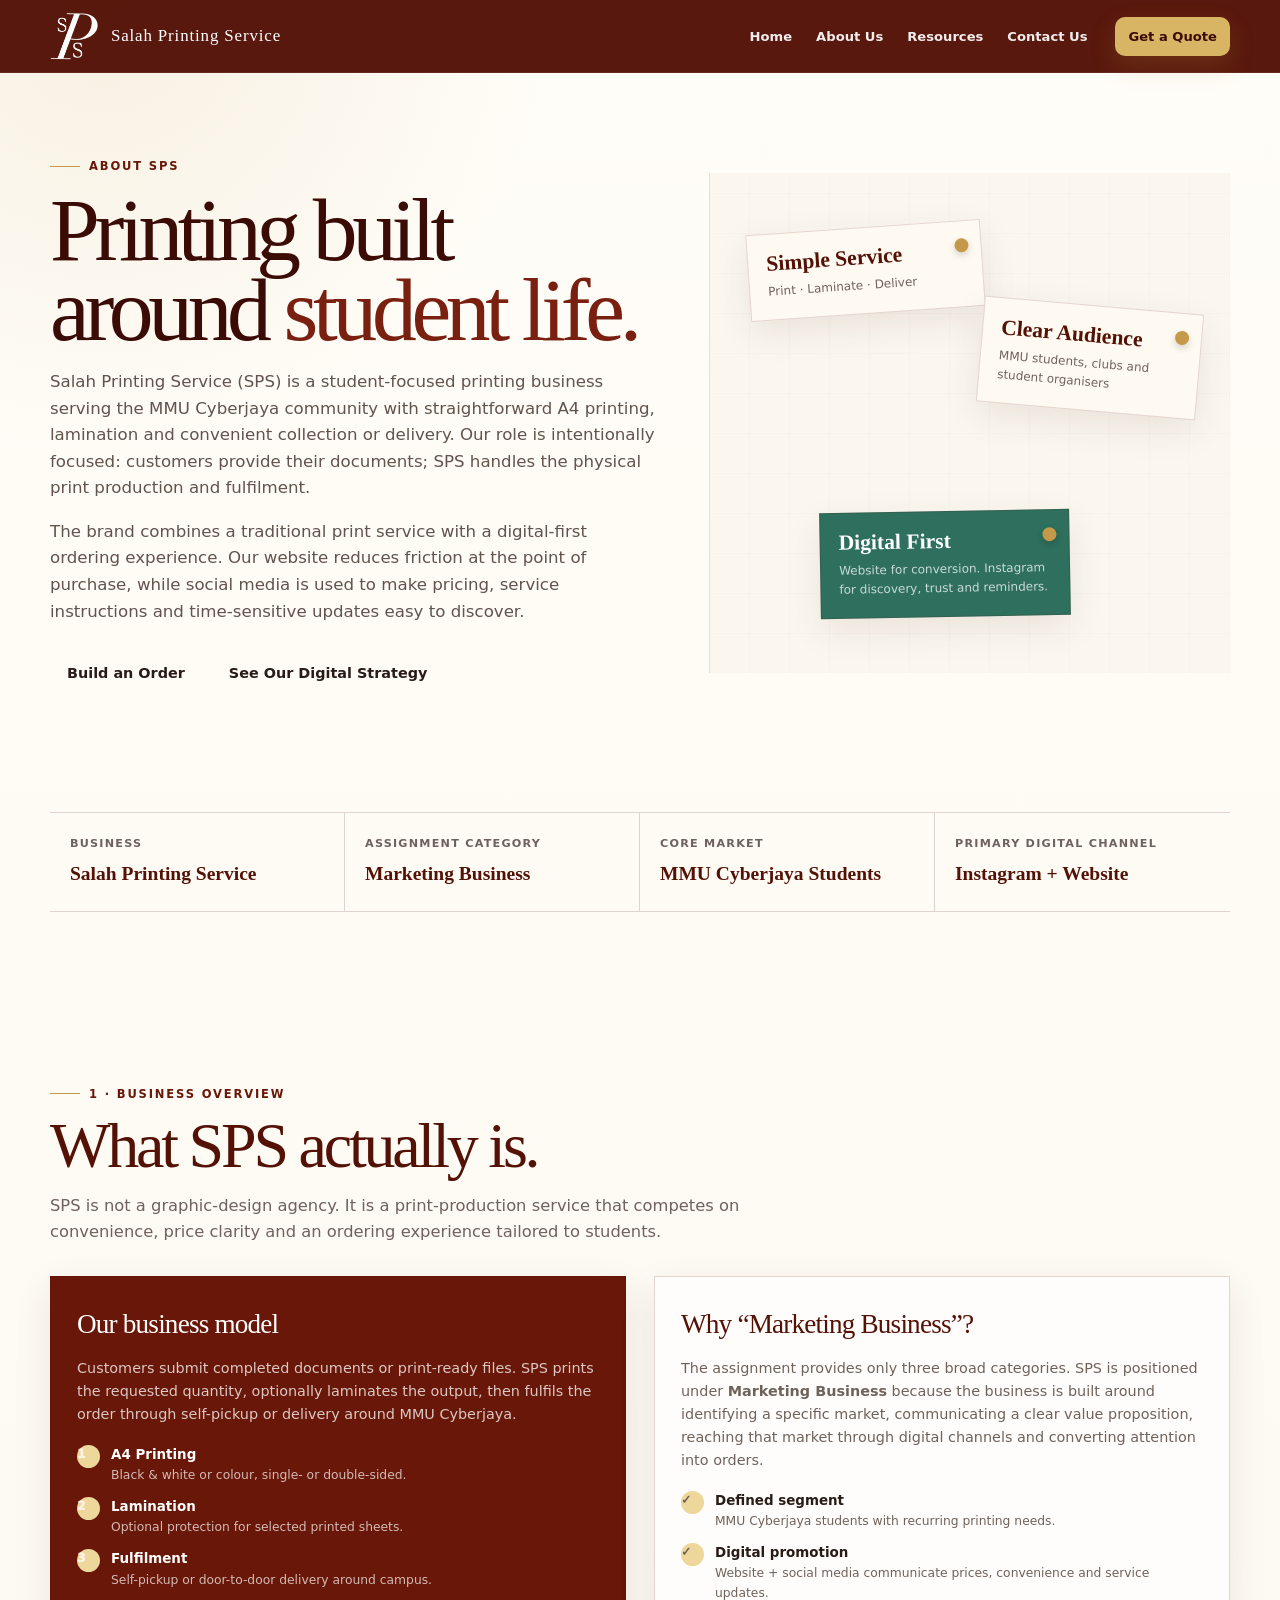
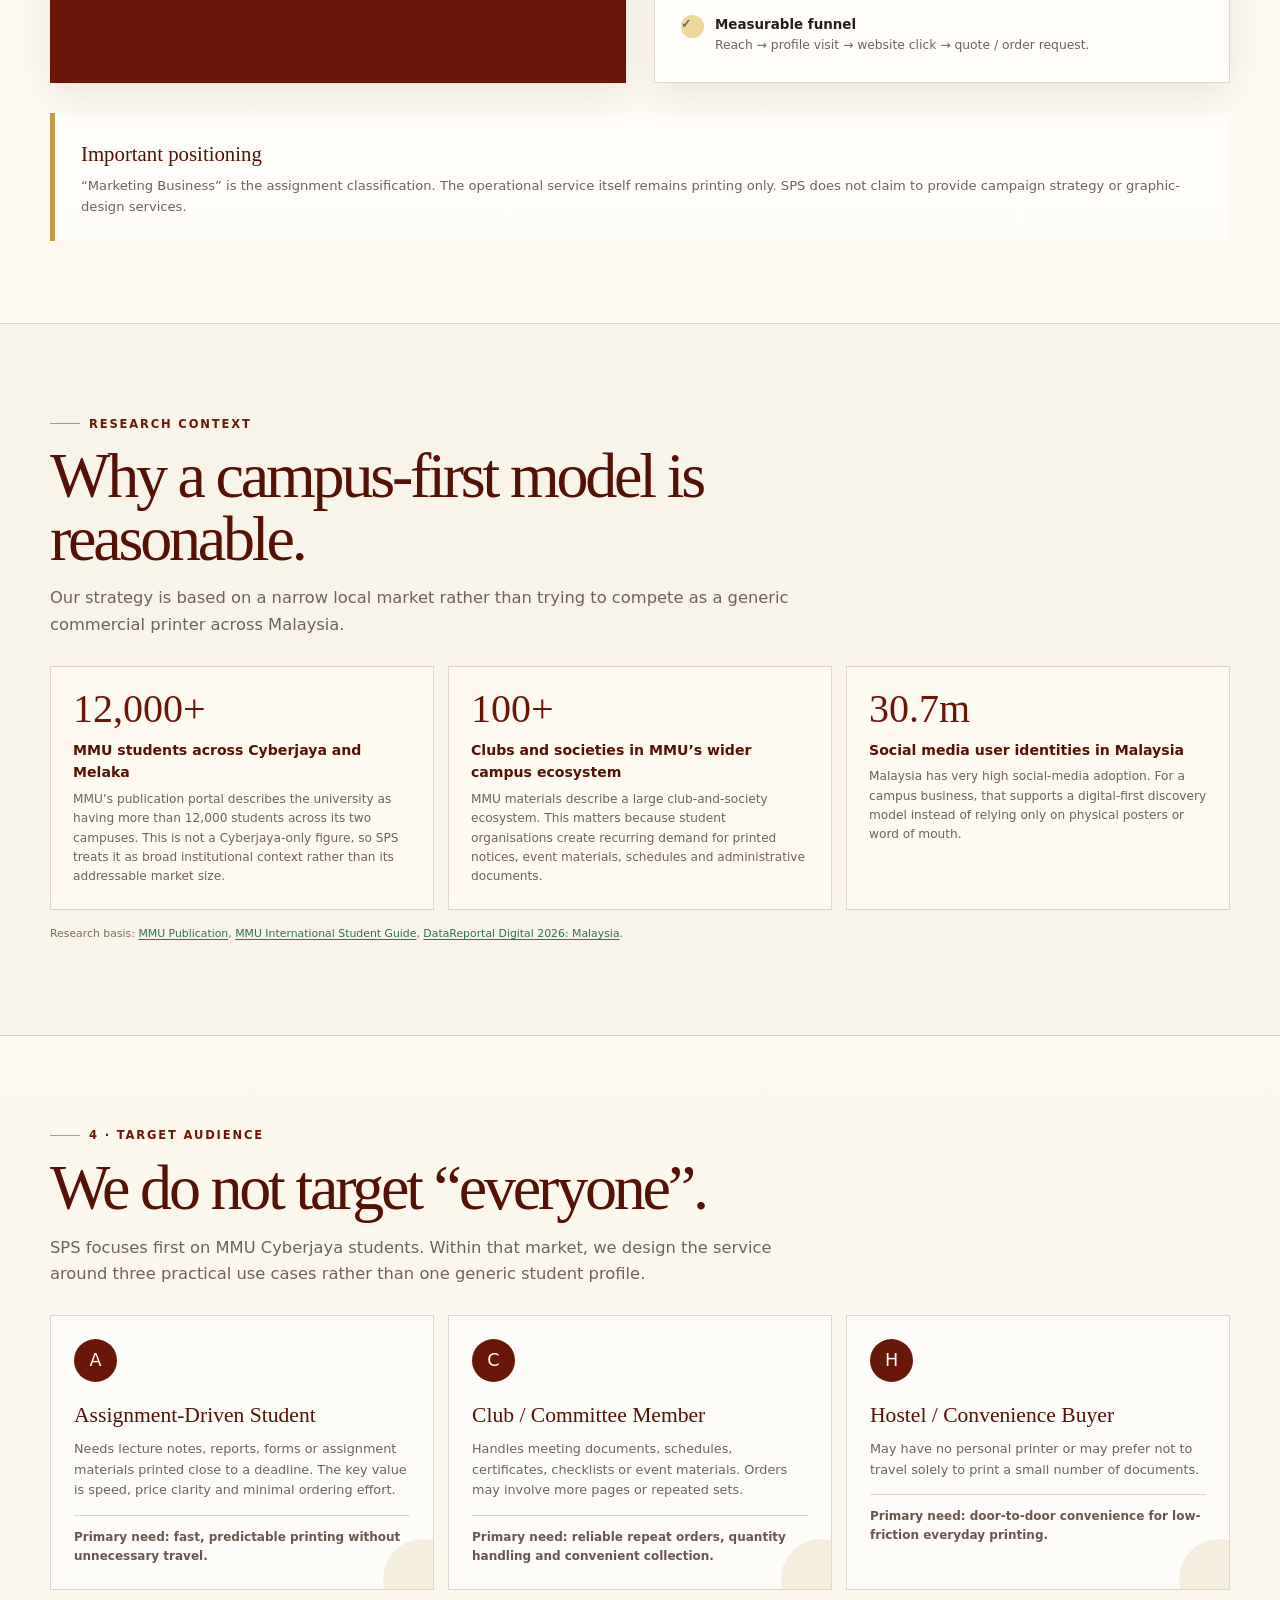
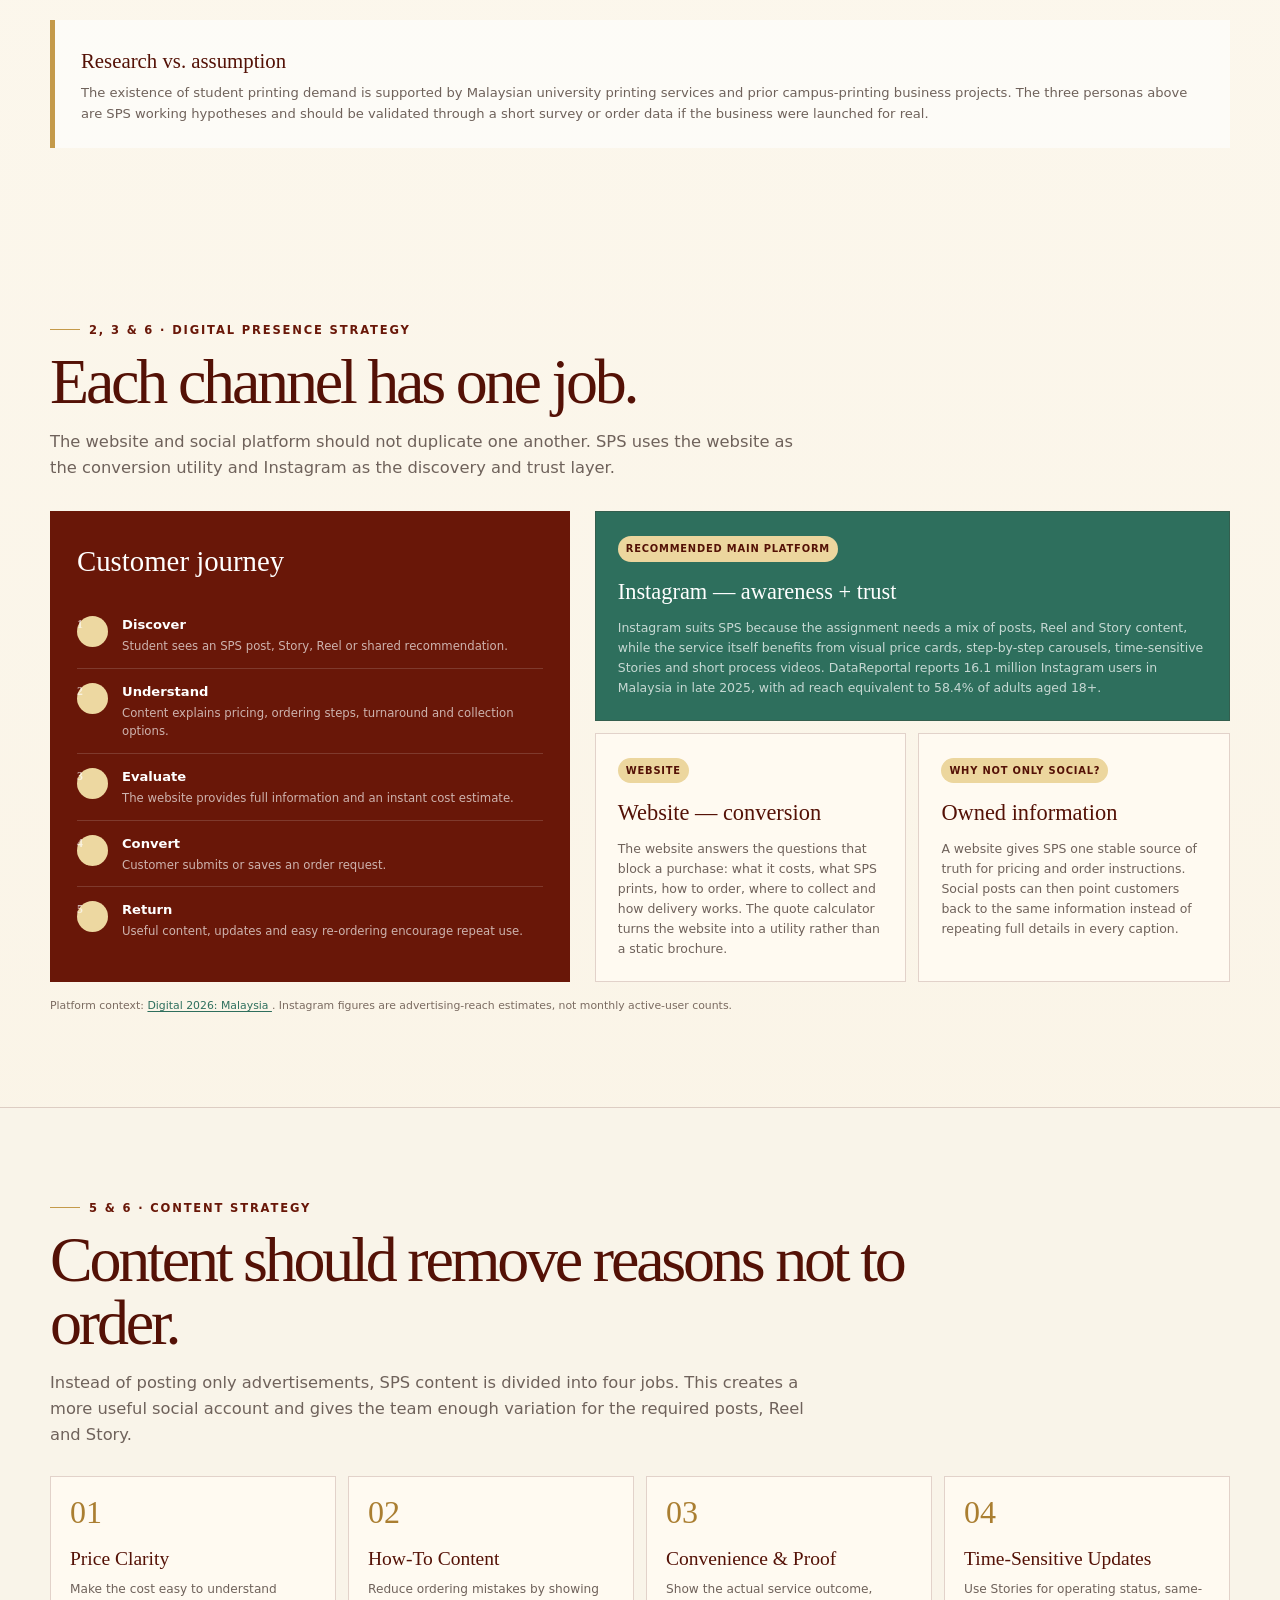
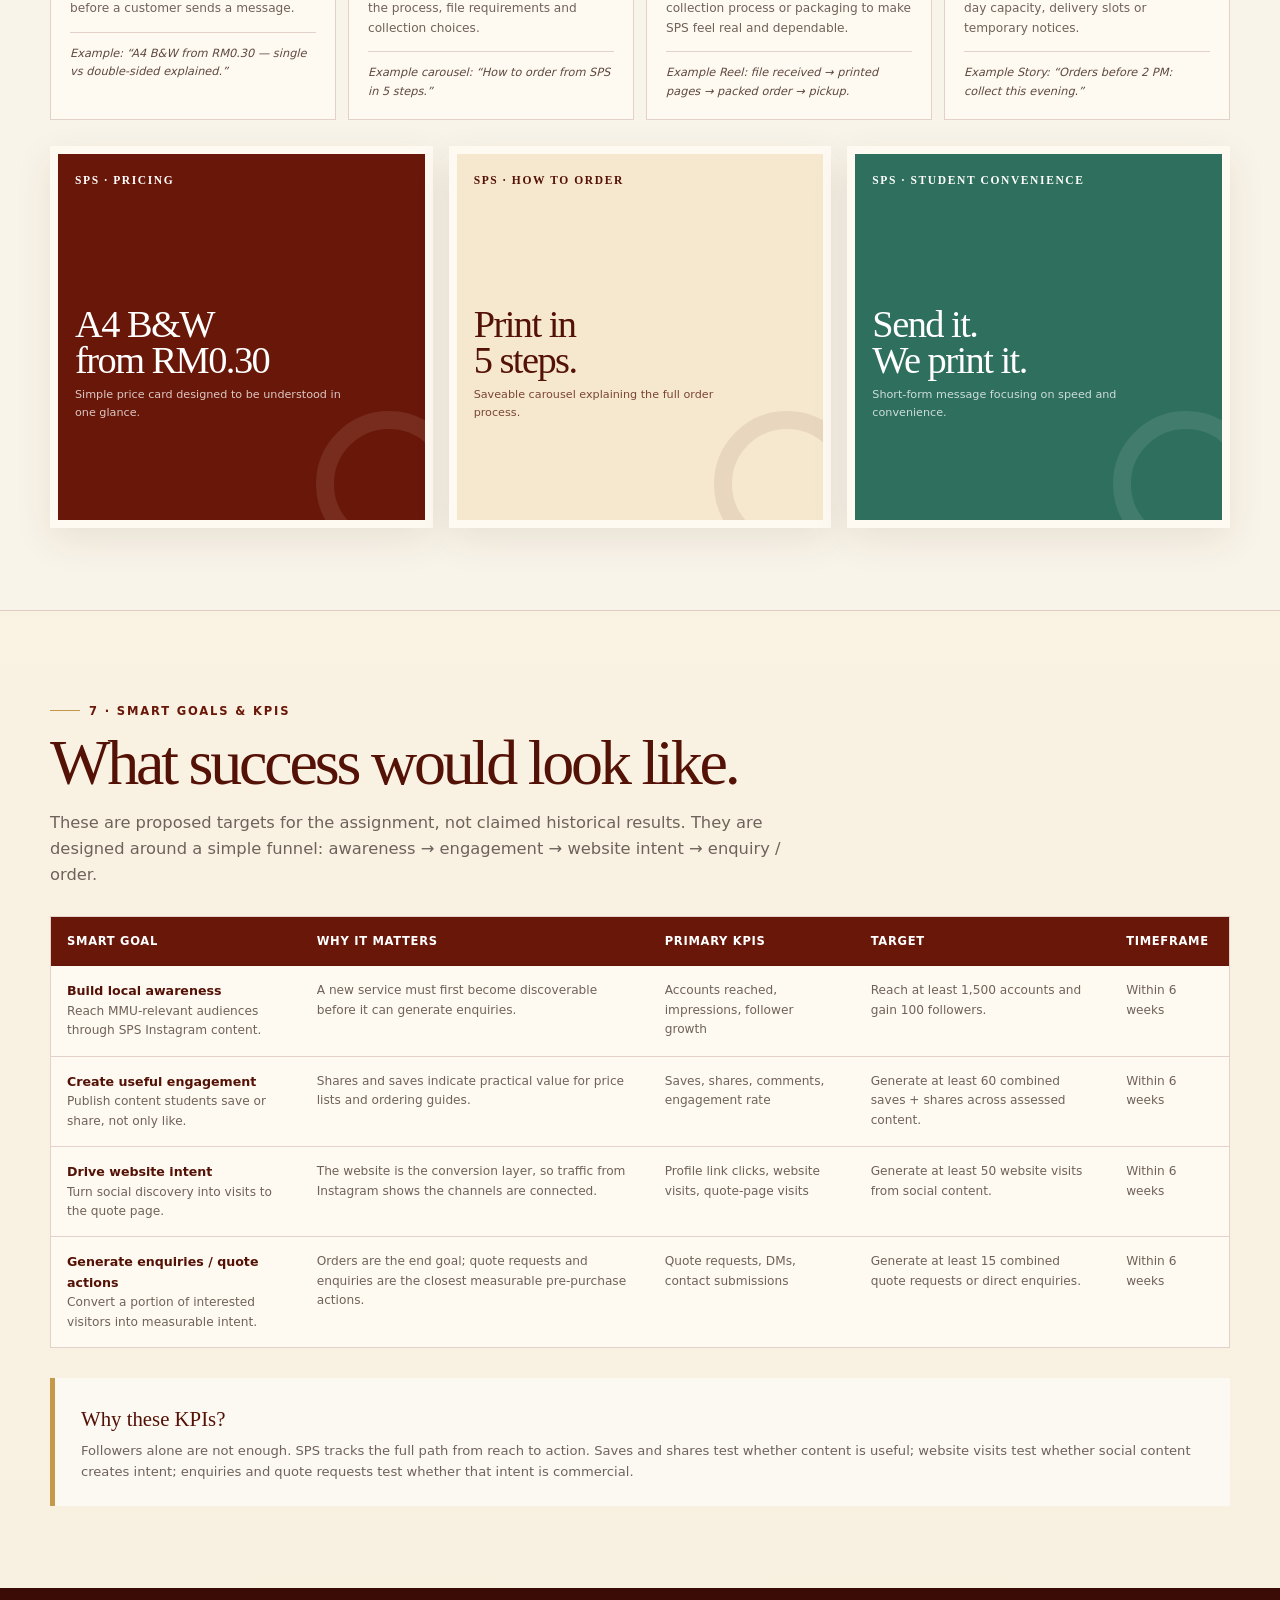
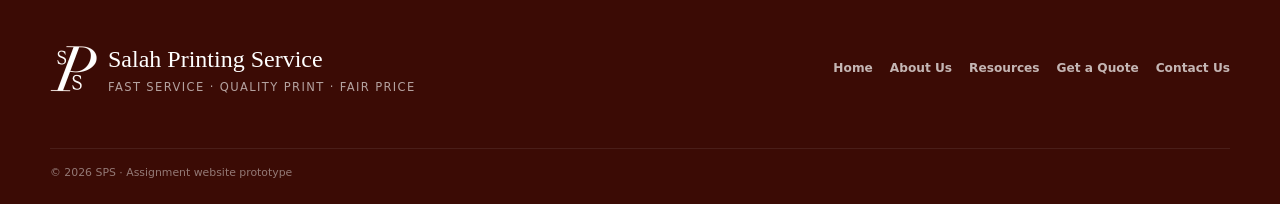
<file: about.html>
<!doctype html>
<html lang="en">
<head>
  <meta charset="utf-8" />
  <meta name="viewport" content="width=device-width, initial-scale=1" />
  <meta
    name="description"
    content="About SPS — Salah Printing Service. Business overview, audience, digital strategy, social media approach and measurable goals."
  />
  <title>About Us — SPS | Salah Printing Service</title>

  <style>
    :root {
      --maroon-950: #3b0b05;
      --maroon-900: #541106;
      --maroon-800: #691708;
      --maroon-700: #7a2011;
      --cream-50: #fffdf7;
      --cream-100: #f8f0df;
      --cream-150: #f2e6d0;
      --cream-200: #e8d7ba;
      --gold-500: #c49a4a;
      --gold-600: #aa7e31;
      --green-700: #2e6f5d;
      --green-800: #245848;
      --ink: #291c18;
      --muted: #6f625b;
      --line: rgba(84, 17, 6, 0.17);
      --white: #fff;
      --shadow: 0 22px 70px rgba(58, 23, 10, 0.14);
      --shadow-soft: 0 12px 36px rgba(58, 23, 10, 0.09);
      --max: 1180px;
      --serif: Georgia, "Times New Roman", Times, serif;
      --sans: Inter, ui-sans-serif, system-ui, -apple-system, BlinkMacSystemFont, "Segoe UI", sans-serif;
    }

    * { box-sizing: border-box; }
    html { scroll-behavior: smooth; }

    body {
      margin: 0;
      color: var(--ink);
      background:
        radial-gradient(circle at 8% 0%, rgba(196,154,74,.13), transparent 28rem),
        linear-gradient(180deg, #fffdf8 0%, #f8f0df 100%);
      font-family: var(--sans);
      line-height: 1.6;
    }

    a { color: inherit; text-decoration: none; }
    button { font: inherit; cursor: pointer; }
    .container { width: min(calc(100% - 36px), var(--max)); margin-inline: auto; }

   /* ---------------- NAV ---------------- */
    .topbar {
      position: sticky;
      top: 0;
      z-index: 80;
      background: rgba(84, 17, 6, 0.97);
      color: #fff;
      border-bottom: 1px solid rgba(255, 255, 255, 0.08);
      backdrop-filter: blur(16px);
    }

    .nav {
      min-height: 72px;
      display: flex;
      align-items: center;
      gap: 28px;
    }

    .brand {
      min-width: 115px;
      display: inline-flex;
      align-items: center;
      gap: 12px;
      color: #fff;
    }

    .monogram {
      position: relative;
      width: 47px;
      height: 48px;
      flex: 0 0 auto;
      font-family: var(--serif);
      color: #fff;
    }

    .monogram .p {
      position: absolute;
      left: 16px;
      top: -8px;
      font-size: 4.1rem;
      line-height: 1;
      font-style: italic;
    }

    .monogram .s1,
    .monogram .s2 {
      position: absolute;
      left: 5px;
      font-size: 1.05rem;
      font-style: italic;
      z-index: 2;
    }

    .monogram .s1 {
      top: 3px;
    }

    .monogram .s2 {
      bottom: 3px;
      left: 35px;
    }

    .brand-logo-image {
      height: 48px;
      width: auto;
      display: block;
      object-fit: contain;
      flex: 0 0 auto;
    }

    .brand-name {
      display: none;
      font-family: var(--serif);
      letter-spacing: 0.05em;
      font-size: 1.06rem;
    }

    .nav-links {
      margin-left: auto;
      display: flex;
      align-items: center;
      gap: 24px;
      font-size: 0.82rem;
      font-weight: 700;
    }

    .nav-links a {
      opacity: 0.92;
    }

    .nav-links a:hover {
      color: #f1d891;
      opacity: 1;
    }

    .nav-actions {
      display: flex;
      align-items: center;
      gap: 9px;
    }

    .menu-btn {
      display: none;
      border: 1px solid rgba(255, 255, 255, 0.25);
      background: rgba(255, 255, 255, 0.08);
      color: white;
      width: 43px;
      height: 43px;
      border-radius: 10px;
      font-size: 1.25rem;
    }

    .section { padding: 82px 0; }

    .kicker {
      display: inline-flex;
      align-items: center;
      gap: 9px;
      color: var(--maroon-800);
      text-transform: uppercase;
      letter-spacing: .16em;
      font-size: .72rem;
      font-weight: 900;
    }

    .kicker::before {
      content: "";
      width: 30px;
      height: 1px;
      background: var(--gold-500);
    }

    .display {
      margin: 12px 0 15px;
      max-width: 860px;
      color: var(--maroon-900);
      font-family: var(--serif);
      font-size: clamp(2.6rem, 5vw, 5rem);
      font-weight: 500;
      letter-spacing: -.05em;
      line-height: .98;
    }

    .lead {
      margin: 0;
      max-width: 760px;
      color: var(--muted);
      font-size: 1.02rem;
    }

    /* Hero */
    .about-hero {
      padding: 76px 0 60px;
      overflow: hidden;
    }

    .hero-grid {
      display: grid;
      grid-template-columns: 1.08fr .92fr;
      gap: 48px;
      align-items: center;
    }

    .hero-title {
      margin: 14px 0 18px;
      color: var(--maroon-950);
      font-family: var(--serif);
      font-size: clamp(3.5rem, 7vw, 6.8rem);
      font-weight: 500;
      letter-spacing: -.06em;
      line-height: .9;
    }

    .hero-title span { color: var(--maroon-700); }

    .hero-copy p {
      max-width: 690px;
      color: #62534c;
      font-size: 1.04rem;
    }

    .hero-actions {
      display: flex;
      flex-wrap: wrap;
      gap: 10px;
      margin-top: 25px;
    }

    .hero-board {
      min-height: 500px;
      position: relative;
      background:
        linear-gradient(rgba(255,255,255,.6), rgba(255,255,255,.6)),
        repeating-linear-gradient(0deg, transparent 0 39px, rgba(84,17,6,.05) 39px 40px),
        repeating-linear-gradient(90deg, transparent 0 39px, rgba(84,17,6,.05) 39px 40px),
        #f6ecd8;
      border-left: 1px solid rgba(84,17,6,.09);
    }

    .paper {
      position: absolute;
      padding: 18px;
      background: #fffaf1;
      border: 1px solid rgba(84,17,6,.15);
      box-shadow: var(--shadow-soft);
      color: var(--maroon-900);
    }

    .paper strong {
      display: block;
      font-family: var(--serif);
      font-size: 1.35rem;
      line-height: 1.05;
    }

    .paper span {
      display: block;
      margin-top: 7px;
      color: var(--muted);
      font-size: .75rem;
    }

    .paper.p1 {
      width: 235px;
      top: 54px;
      left: 38px;
      transform: rotate(-4deg);
    }

    .paper.p2 {
      width: 220px;
      right: 30px;
      top: 132px;
      transform: rotate(5deg);
    }

    .paper.p3 {
      width: 250px;
      left: 110px;
      bottom: 56px;
      color: white;
      background: var(--green-700);
      transform: rotate(-1deg);
    }

    .paper.p3 span { color: rgba(255,255,255,.75); }

    .pin {
      width: 14px;
      height: 14px;
      position: absolute;
      top: 10px;
      right: 12px;
      border-radius: 50%;
      background: var(--gold-500);
      box-shadow: 0 3px 7px rgba(0,0,0,.18);
    }

    /* Snapshot */
    .snapshot-grid {
      display: grid;
      grid-template-columns: repeat(4, 1fr);
      margin-top: 30px;
      border-top: 1px solid var(--line);
      border-bottom: 1px solid var(--line);
    }

    .snapshot {
      padding: 22px 20px;
      border-right: 1px solid var(--line);
    }

    .snapshot:last-child { border-right: 0; }

    .snapshot span {
      display: block;
      color: var(--muted);
      font-size: .7rem;
      text-transform: uppercase;
      letter-spacing: .11em;
      font-weight: 850;
    }

    .snapshot strong {
      display: block;
      margin-top: 5px;
      color: var(--maroon-900);
      font-family: var(--serif);
      font-size: 1.22rem;
      font-weight: 600;
    }

    /* Cards */
    .two-col {
      display: grid;
      grid-template-columns: 1fr 1fr;
      gap: 28px;
      margin-top: 31px;
    }

    .card {
      padding: 26px;
      background: rgba(255,255,255,.68);
      border: 1px solid var(--line);
      box-shadow: var(--shadow-soft);
    }

    .card.dark {
      color: white;
      background: var(--maroon-800);
    }

    .card.green {
      color: white;
      background: var(--green-700);
    }

    .card h3 {
      margin: 0 0 10px;
      color: var(--maroon-900);
      font-family: var(--serif);
      font-size: 1.7rem;
      font-weight: 500;
      letter-spacing: -.03em;
    }

    .card.dark h3, .card.green h3 { color: white; }
    .card p { margin: 0; color: var(--muted); font-size: .9rem; }
    .card.dark p, .card.green p { color: rgba(255,255,255,.76); }

    .bullet-list {
      display: grid;
      gap: 10px;
      margin: 18px 0 0;
    }

    .bullet {
      display: grid;
      grid-template-columns: 24px 1fr;
      gap: 10px;
      align-items: start;
    }

    .bullet-mark {
      width: 23px;
      height: 23px;
      border-radius: 50%;
      display: grid;
      place-items: center;
      color: var(--maroon-900);
      background: #eed79a;
      font-size: .72rem;
      font-weight: 1000;
    }

    .bullet strong {
      display: block;
      font-size: .84rem;
    }

    .bullet span {
      display: block;
      color: var(--muted);
      font-size: .77rem;
      margin-top: 1px;
    }

    .dark .bullet span, .green .bullet span { color: rgba(255,255,255,.7); }

    /* Research */
    .research-band {
      background:
        linear-gradient(rgba(255,255,255,.54), rgba(255,255,255,.54)),
        var(--cream-150);
      border-block: 1px solid var(--line);
    }

    .research-grid {
      display: grid;
      grid-template-columns: repeat(3, 1fr);
      gap: 14px;
      margin-top: 28px;
    }

    .research-stat {
      min-height: 178px;
      padding: 22px;
      background: #fffaf1;
      border: 1px solid var(--line);
    }

    .research-stat .num {
      color: var(--maroon-800);
      font-family: var(--serif);
      font-size: 2.5rem;
      line-height: 1;
    }

    .research-stat strong {
      display: block;
      margin-top: 10px;
      color: var(--maroon-900);
      font-size: .88rem;
    }

    .research-stat p {
      margin: 6px 0 0;
      color: var(--muted);
      font-size: .76rem;
    }

    .source-note {
      margin-top: 15px;
      color: #7b6b61;
      font-size: .68rem;
    }

    .source-note a {
      color: var(--green-700);
      text-decoration: underline;
      text-underline-offset: 2px;
    }

    /* Audience */
    .audience-grid {
      display: grid;
      grid-template-columns: repeat(3, 1fr);
      gap: 14px;
      margin-top: 28px;
    }

    .persona {
      min-height: 250px;
      padding: 23px;
      background: rgba(255,255,255,.68);
      border: 1px solid var(--line);
      position: relative;
      overflow: hidden;
    }

    .persona::after {
      content: "";
      width: 80px;
      height: 80px;
      position: absolute;
      right: -30px;
      bottom: -30px;
      border-radius: 50%;
      background: rgba(196,154,74,.16);
    }

    .persona-icon {
      width: 43px;
      height: 43px;
      border-radius: 50%;
      display: grid;
      place-items: center;
      color: white;
      background: var(--maroon-800);
      font-size: 1.1rem;
    }

    .persona h3 {
      margin: 16px 0 7px;
      color: var(--maroon-900);
      font-family: var(--serif);
      font-size: 1.35rem;
      font-weight: 500;
    }

    .persona p {
      margin: 0;
      color: var(--muted);
      font-size: .8rem;
    }

    .persona .need {
      margin-top: 14px;
      padding-top: 12px;
      border-top: 1px solid var(--line);
      color: #6b554c;
      font-size: .75rem;
      font-weight: 750;
    }

    /* Ecosystem */
    .ecosystem {
      display: grid;
      grid-template-columns: .9fr 1.1fr;
      gap: 25px;
      margin-top: 30px;
      align-items: stretch;
    }

    .journey {
      padding: 27px;
      background: var(--maroon-800);
      color: white;
    }

    .journey h3 {
      margin: 0 0 18px;
      font-family: var(--serif);
      font-size: 1.8rem;
      font-weight: 500;
    }

    .journey-step {
      display: grid;
      grid-template-columns: 34px 1fr;
      gap: 11px;
      padding: 12px 0;
      border-bottom: 1px solid rgba(255,255,255,.15);
    }

    .journey-step:last-child { border-bottom: 0; }

    .journey-num {
      width: 31px;
      height: 31px;
      display: grid;
      place-items: center;
      border-radius: 50%;
      color: var(--maroon-900);
      background: #edd8a1;
      font-family: var(--serif);
      font-weight: 700;
    }

    .journey-step strong { display: block; font-size: .82rem; }
    .journey-step span { display: block; margin-top: 2px; color: rgba(255,255,255,.67); font-size: .73rem; }

    .channels {
      display: grid;
      grid-template-columns: 1fr 1fr;
      gap: 12px;
    }

    .channel {
      padding: 22px;
      background: #fffaf1;
      border: 1px solid var(--line);
    }

    .channel.primary {
      grid-column: 1 / -1;
      background: var(--green-700);
      color: white;
    }

    .channel-tag {
      display: inline-block;
      padding: 5px 8px;
      border-radius: 999px;
      color: var(--maroon-900);
      background: #ecd69e;
      font-size: .62rem;
      font-weight: 900;
      text-transform: uppercase;
      letter-spacing: .08em;
    }

    .channel h3 {
      margin: 12px 0 8px;
      color: var(--maroon-900);
      font-family: var(--serif);
      font-size: 1.4rem;
      font-weight: 500;
    }

    .channel.primary h3 { color: white; }
    .channel p { margin: 0; color: var(--muted); font-size: .78rem; }
    .channel.primary p { color: rgba(255,255,255,.73); }

    /* Content */
    .content-grid {
      display: grid;
      grid-template-columns: repeat(4, 1fr);
      gap: 12px;
      margin-top: 28px;
    }

    .content-card {
      min-height: 230px;
      padding: 19px;
      border: 1px solid var(--line);
      background: #fffaf1;
    }

    .content-card .number {
      color: var(--gold-600);
      font-family: var(--serif);
      font-size: 2rem;
      line-height: 1;
    }

    .content-card h3 {
      margin: 15px 0 6px;
      color: var(--maroon-900);
      font-family: var(--serif);
      font-size: 1.22rem;
      font-weight: 500;
    }

    .content-card p {
      margin: 0;
      color: var(--muted);
      font-size: .76rem;
    }

    .example {
      margin-top: 13px;
      padding-top: 11px;
      border-top: 1px solid var(--line);
      color: #5e4941;
      font-size: .71rem;
      font-style: italic;
    }

    /* Content mockups */
    .mockups {
      margin-top: 26px;
      display: grid;
      grid-template-columns: repeat(3, 1fr);
      gap: 16px;
    }

    .post {
      aspect-ratio: 1 / 1;
      padding: 17px;
      position: relative;
      overflow: hidden;
      border: 8px solid #fffaf1;
      box-shadow: var(--shadow-soft);
    }

    .post.price {
      color: #fff;
      background: var(--maroon-800);
    }

    .post.guide {
      color: var(--maroon-900);
      background: #f5e8ce;
    }

    .post.fast {
      color: #fff;
      background: var(--green-700);
    }

    .post .post-logo {
      font-family: var(--serif);
      font-size: .72rem;
      font-weight: 700;
      letter-spacing: .14em;
    }

    .post h4 {
      margin: 35% 0 8px;
      font-family: var(--serif);
      font-size: clamp(1.5rem, 3vw, 2.7rem);
      font-weight: 500;
      line-height: .95;
      letter-spacing: -.04em;
    }

    .post p { margin: 0; max-width: 85%; font-size: .7rem; opacity: .76; }

    .post::after {
      content: "";
      width: 110px;
      height: 110px;
      border: 18px solid rgba(255,255,255,.09);
      border-radius: 50%;
      position: absolute;
      right: -37px;
      bottom: -37px;
    }

    .post.guide::after { border-color: rgba(84,17,6,.08); }

    /* SMART */
    .smart-table {
      margin-top: 28px;
      border: 1px solid var(--line);
      background: #fffaf1;
      overflow-x: auto;
    }

    table {
      width: 100%;
      border-collapse: collapse;
      min-width: 850px;
    }

    th, td {
      padding: 15px 16px;
      border-bottom: 1px solid var(--line);
      vertical-align: top;
      text-align: left;
    }

    th {
      color: white;
      background: var(--maroon-800);
      font-size: .72rem;
      text-transform: uppercase;
      letter-spacing: .06em;
    }

    td {
      color: var(--muted);
      font-size: .76rem;
    }

    td strong {
      color: var(--maroon-900);
      font-size: .79rem;
    }

    tr:last-child td { border-bottom: 0; }

    /* Scope note */
    .scope-note {
      margin-top: 30px;
      padding: 24px 26px;
      border-left: 5px solid var(--gold-500);
      background: rgba(255,255,255,.62);
    }

    .scope-note strong {
      display: block;
      color: var(--maroon-900);
      font-family: var(--serif);
      font-size: 1.3rem;
      font-weight: 500;
    }

    .scope-note p {
      margin: 5px 0 0;
      color: var(--muted);
      font-size: .82rem;
    }

    /* Footer */
    footer {
      color: white;
      background: var(--maroon-950);
    }

    .footer-top {
      min-height: 160px;
      padding: 36px 0;
      display: grid;
      grid-template-columns: 1.2fr .8fr;
      gap: 30px;
      align-items: center;
    }

    .footer-brand {
      display: flex;
      align-items: center;
      gap: 15px;
    }

    .footer-brand strong {
      display: block;
      font-family: var(--serif);
      font-size: 1.5rem;
      font-weight: 500;
    }

    .footer-brand span {
      display: block;
      color: rgba(255,255,255,.62);
      font-size: .72rem;
      text-transform: uppercase;
      letter-spacing: .12em;
    }

    .footer-links {
      display: flex;
      justify-content: flex-end;
      gap: 17px;
      flex-wrap: wrap;
      color: rgba(255,255,255,.7);
      font-size: .76rem;
      font-weight: 700;
    }

    .footer-bottom {
      padding: 15px 0 22px;
      border-top: 1px solid rgba(255,255,255,.08);
      color: rgba(255,255,255,.45);
      font-size: .68rem;
    }

    .footer-logo-image {
      width: 48px;
      height: 48px;
      object-fit: contain;
      flex-shrink: 0;
    }

    .footer-brand {
      display: flex;
      align-items: center;
      gap: 10px;
    }

    @media (min-width: 1100px) {
      .brand-name { display: block; }
    }

    @media (max-width: 980px) {
      .hero-grid,
      .two-col,
      .ecosystem {
        grid-template-columns: 1fr;
      }

      .snapshot-grid { grid-template-columns: repeat(2, 1fr); }
      .snapshot:nth-child(2) { border-right: 0; }
      .snapshot:nth-child(-n+2) { border-bottom: 1px solid var(--line); }

      .research-grid,
      .audience-grid {
        grid-template-columns: 1fr;
      }

      .content-grid { grid-template-columns: repeat(2, 1fr); }
      .mockups { grid-template-columns: repeat(3, 1fr); }
    }

    @media (max-width: 780px) {
      .section { padding: 66px 0; }

      .nav-links,
      .nav .btn-gold {
        display: none;
      }

      .menu-btn {
        display: grid;
        place-items: center;
      }

      .nav-links.mobile-open {
        position: absolute;
        left: 14px;
        right: 14px;
        top: 61px;
        display: grid;
        gap: 0;
        padding: 12px;
        color: var(--maroon-900);
        background: #fffaf1;
        border: 1px solid var(--line);
        box-shadow: var(--shadow);
      }

      .nav-links.mobile-open a {
        padding: 12px 8px;
        border-bottom: 1px solid var(--line);
      }

      .hero-board { min-height: 400px; }
      .paper.p1 { left: 18px; top: 40px; width: 210px; }
      .paper.p2 { right: 15px; top: 125px; width: 190px; }
      .paper.p3 { left: 50px; bottom: 35px; width: 220px; }

      .content-grid,
      .channels {
        grid-template-columns: 1fr;
      }

      .channel.primary { grid-column: auto; }

      .mockups { grid-template-columns: 1fr; }
      .post { aspect-ratio: 1.25 / 1; }

      .footer-top { grid-template-columns: 1fr; }
      .footer-links { justify-content: flex-start; }
    }

    @media (max-width: 500px) {
      .container { width: min(calc(100% - 24px), var(--max)); }

      .snapshot-grid { grid-template-columns: 1fr; }
      .snapshot {
        border-right: 0;
        border-bottom: 1px solid var(--line);
      }
      .snapshot:last-child { border-bottom: 0; }

      .hero-actions { display: grid; }
      .hero-actions .btn { width: 100%; }

      .hero-board { min-height: 350px; }
      .paper { transform: none !important; }
      .paper.p1 { left: 10px; top: 30px; width: 190px; }
      .paper.p2 { right: 8px; top: 125px; width: 175px; }
      .paper.p3 { left: 22px; bottom: 25px; width: 210px; }
    }
  

    /* EXACT NAVBAR SYNC FROM index.html */
    .btn {
          min-height: 46px;
          border: 0;
          border-radius: 10px;
          padding: 12px 17px;
          display: inline-flex;
          align-items: center;
          justify-content: center;
          gap: 9px;
          font-size: 0.9rem;
          font-weight: 800;
          transition: transform 160ms ease, box-shadow 160ms ease, background 160ms ease;
        }

    .btn:hover {
          transform: translateY(-2px);
        }

    .btn-gold {
          color: var(--maroon-950);
          background: #d7b565;
          box-shadow: 0 10px 24px rgba(170, 126, 49, 0.22);
        }

    .btn-sm {
          min-height: 39px;
          padding: 9px 13px;
          font-size: 0.82rem;
        }

    .topbar {
          position: sticky;
          top: 0;
          z-index: 80;
          background: rgba(84, 17, 6, 0.97);
          color: #fff;
          border-bottom: 1px solid rgba(255, 255, 255, 0.08);
          backdrop-filter: blur(16px);
        }

    .nav {
          min-height: 72px;
          display: flex;
          align-items: center;
          gap: 28px;
        }

    .brand {
          min-width: 115px;
          display: inline-flex;
          align-items: center;
          gap: 12px;
          color: #fff;
        }

    .brand-logo-image {
          height: 48px;
          width: auto;
          display: block;
          object-fit: contain;
          flex: 0 0 auto;
        }

    .brand-name {
          display: none;
          font-family: var(--serif);
          letter-spacing: 0.05em;
          font-size: 1.06rem;
        }

    .nav-links {
          margin-left: auto;
          display: flex;
          align-items: center;
          gap: 24px;
          font-size: 0.82rem;
          font-weight: 700;
        }

    .nav-links a {
          opacity: 0.92;
        }

    .nav-links a:hover {
          color: #f1d891;
          opacity: 1;
        }

    .nav-actions {
          display: flex;
          align-items: center;
          gap: 9px;
        }

    .menu-btn {
          display: none;
          border: 1px solid rgba(255, 255, 255, 0.25);
          background: rgba(255, 255, 255, 0.08);
          color: white;
          width: 43px;
          height: 43px;
          border-radius: 10px;
          font-size: 1.25rem;
        }

    @media (min-width: 1120px) {
      .brand-name {
        display: block;
      }
    }
    
    @media (max-width: 780px) {
      .nav {
        min-height: 66px;
      }
    
      .nav-links,
      .nav-actions .btn-gold {
        display: none;
      }
    
      .menu-btn {
        display: grid;
        place-items: center;
        margin-left: auto;
      }
    
      .nav-links.mobile-open {
        position: absolute;
        left: 14px;
        right: 14px;
        top: 61px;
        display: grid;
        gap: 0;
        padding: 12px;
        color: var(--maroon-900);
        background: #fffaf1;
        border: 1px solid rgba(84,17,6,.18);
        box-shadow: var(--shadow);
      }
    
      .nav-links.mobile-open a {
        padding: 12px 8px;
        border-bottom: 1px solid var(--line);
      }
    
      .nav-links.mobile-open a:last-child {
        border-bottom: 0;
      }
    }

  </style>
  <link rel="stylesheet" href="assets/nav-index-parity.css" />
</head>

<body>
  <header class="topbar">
    <div class="container nav">
      <a class="brand" href="./" aria-label="SPS home">
        <img class="brand-logo-image" src="assets/sps-logo.png" alt="SPS logo" />
        <span class="brand-name">Salah Printing Service</span>
      </a>

      <nav class="nav-links" id="navLinks" aria-label="Main navigation">
        <a href="./">Home</a>
        <a href="about.html">About Us</a>
        <a href="./#resources">Resources</a>
        <a href="./#contact">Contact Us</a>
      </nav>

      <div class="nav-actions">
        <a class="btn btn-gold btn-sm" href="./#quote">Get a Quote</a>
        <button class="menu-btn" id="menuBtn" type="button" aria-label="Open navigation">☰</button>
      </div>
    </div>
  </header>

  <main>
    <section class="about-hero">
      <div class="container hero-grid">
        <div class="hero-copy">
          <span class="kicker">About SPS</span>
          <h1 class="hero-title">Printing built around <span>student life.</span></h1>
          <p>
            Salah Printing Service (SPS) is a student-focused printing business serving the MMU
            Cyberjaya community with straightforward A4 printing, lamination and convenient
            collection or delivery. Our role is intentionally focused: customers provide their
            documents; SPS handles the physical print production and fulfilment.
          </p>

          <p>
            The brand combines a traditional print service with a digital-first ordering experience.
            Our website reduces friction at the point of purchase, while social media is used to
            make pricing, service instructions and time-sensitive updates easy to discover.
          </p>

          <div class="hero-actions">
            <a class="btn btn-green" href="index.html#quote">Build an Order</a>
            <a class="btn btn-outline" href="#strategy">See Our Digital Strategy</a>
          </div>
        </div>

        <div class="hero-board" aria-label="SPS strategy board">
          <article class="paper p1">
            <span class="pin"></span>
            <strong>Simple Service</strong>
            <span>Print · Laminate · Deliver</span>
          </article>

          <article class="paper p2">
            <span class="pin"></span>
            <strong>Clear Audience</strong>
            <span>MMU students, clubs and student organisers</span>
          </article>

          <article class="paper p3">
            <span class="pin"></span>
            <strong>Digital First</strong>
            <span>Website for conversion. Instagram for discovery, trust and reminders.</span>
          </article>
        </div>
      </div>
    </section>

    <section class="section" style="padding-top:25px;">
      <div class="container">
        <div class="snapshot-grid">
          <div class="snapshot">
            <span>Business</span>
            <strong>Salah Printing Service</strong>
          </div>
          <div class="snapshot">
            <span>Assignment Category</span>
            <strong>Marketing Business</strong>
          </div>
          <div class="snapshot">
            <span>Core Market</span>
            <strong>MMU Cyberjaya Students</strong>
          </div>
          <div class="snapshot">
            <span>Primary Digital Channel</span>
            <strong>Instagram + Website</strong>
          </div>
        </div>
      </div>
    </section>

    <section class="section" id="overview">
      <div class="container">
        <span class="kicker">1 · Business Overview</span>
        <h2 class="display">What SPS actually is.</h2>
        <p class="lead">
          SPS is not a graphic-design agency. It is a print-production service that competes on
          convenience, price clarity and an ordering experience tailored to students.
        </p>

        <div class="two-col">
          <article class="card dark">
            <h3>Our business model</h3>
            <p>
              Customers submit completed documents or print-ready files. SPS prints the requested
              quantity, optionally laminates the output, then fulfils the order through self-pickup
              or delivery around MMU Cyberjaya.
            </p>

            <div class="bullet-list">
              <div class="bullet">
                <span class="bullet-mark">1</span>
                <div><strong>A4 Printing</strong><span>Black & white or colour, single- or double-sided.</span></div>
              </div>
              <div class="bullet">
                <span class="bullet-mark">2</span>
                <div><strong>Lamination</strong><span>Optional protection for selected printed sheets.</span></div>
              </div>
              <div class="bullet">
                <span class="bullet-mark">3</span>
                <div><strong>Fulfilment</strong><span>Self-pickup or door-to-door delivery around campus.</span></div>
              </div>
            </div>
          </article>

          <article class="card">
            <h3>Why “Marketing Business”?</h3>
            <p>
              The assignment provides only three broad categories. SPS is positioned under
              <strong>Marketing Business</strong> because the business is built around identifying a
              specific market, communicating a clear value proposition, reaching that market through
              digital channels and converting attention into orders.
            </p>

            <div class="bullet-list">
              <div class="bullet">
                <span class="bullet-mark">✓</span>
                <div><strong>Defined segment</strong><span>MMU Cyberjaya students with recurring printing needs.</span></div>
              </div>
              <div class="bullet">
                <span class="bullet-mark">✓</span>
                <div><strong>Digital promotion</strong><span>Website + social media communicate prices, convenience and service updates.</span></div>
              </div>
              <div class="bullet">
                <span class="bullet-mark">✓</span>
                <div><strong>Measurable funnel</strong><span>Reach → profile visit → website click → quote / order request.</span></div>
              </div>
            </div>
          </article>
        </div>

        <div class="scope-note">
          <strong>Important positioning</strong>
          <p>
            “Marketing Business” is the assignment classification. The operational service itself
            remains printing only. SPS does not claim to provide campaign strategy or graphic-design services.
          </p>
        </div>
      </div>
    </section>

    <section class="section research-band">
      <div class="container">
        <span class="kicker">Research Context</span>
        <h2 class="display">Why a campus-first model is reasonable.</h2>
        <p class="lead">
          Our strategy is based on a narrow local market rather than trying to compete as a generic
          commercial printer across Malaysia.
        </p>

        <div class="research-grid">
          <article class="research-stat">
            <div class="num">12,000+</div>
            <strong>MMU students across Cyberjaya and Melaka</strong>
            <p>
              MMU’s publication portal describes the university as having more than 12,000 students
              across its two campuses. This is not a Cyberjaya-only figure, so SPS treats it as broad
              institutional context rather than its addressable market size.
            </p>
          </article>

          <article class="research-stat">
            <div class="num">100+</div>
            <strong>Clubs and societies in MMU’s wider campus ecosystem</strong>
            <p>
              MMU materials describe a large club-and-society ecosystem. This matters because student
              organisations create recurring demand for printed notices, event materials, schedules
              and administrative documents.
            </p>
          </article>

          <article class="research-stat">
            <div class="num">30.7m</div>
            <strong>Social media user identities in Malaysia</strong>
            <p>
              Malaysia has very high social-media adoption. For a campus business, that supports a
              digital-first discovery model instead of relying only on physical posters or word of mouth.
            </p>
          </article>
        </div>

        <p class="source-note">
          Research basis:
          <a href="https://e-publication.mmu.edu.my/" target="_blank" rel="noreferrer">MMU Publication</a>,
          <a href="https://www.mmu.edu.my/wp-content/uploads/2023/10/IntStudentGuide_Updated22092023.pdf" target="_blank" rel="noreferrer">MMU International Student Guide</a>,
          <a href="https://datareportal.com/reports/digital-2026-malaysia" target="_blank" rel="noreferrer">DataReportal Digital 2026: Malaysia</a>.
        </p>
      </div>
    </section>

    <section class="section" id="audience">
      <div class="container">
        <span class="kicker">4 · Target Audience</span>
        <h2 class="display">We do not target “everyone”.</h2>
        <p class="lead">
          SPS focuses first on MMU Cyberjaya students. Within that market, we design the service around
          three practical use cases rather than one generic student profile.
        </p>

        <div class="audience-grid">
          <article class="persona">
            <div class="persona-icon">A</div>
            <h3>Assignment-Driven Student</h3>
            <p>
              Needs lecture notes, reports, forms or assignment materials printed close to a deadline.
              The key value is speed, price clarity and minimal ordering effort.
            </p>
            <div class="need">Primary need: fast, predictable printing without unnecessary travel.</div>
          </article>

          <article class="persona">
            <div class="persona-icon">C</div>
            <h3>Club / Committee Member</h3>
            <p>
              Handles meeting documents, schedules, certificates, checklists or event materials.
              Orders may involve more pages or repeated sets.
            </p>
            <div class="need">Primary need: reliable repeat orders, quantity handling and convenient collection.</div>
          </article>

          <article class="persona">
            <div class="persona-icon">H</div>
            <h3>Hostel / Convenience Buyer</h3>
            <p>
              May have no personal printer or may prefer not to travel solely to print a small number
              of documents.
            </p>
            <div class="need">Primary need: door-to-door convenience for low-friction everyday printing.</div>
          </article>
        </div>

        <div class="scope-note">
          <strong>Research vs. assumption</strong>
          <p>
            The existence of student printing demand is supported by Malaysian university printing
            services and prior campus-printing business projects. The three personas above are SPS
            working hypotheses and should be validated through a short survey or order data if the
            business were launched for real.
          </p>
        </div>
      </div>
    </section>

    <section class="section" id="strategy">
      <div class="container">
        <span class="kicker">2, 3 & 6 · Digital Presence Strategy</span>
        <h2 class="display">Each channel has one job.</h2>
        <p class="lead">
          The website and social platform should not duplicate one another. SPS uses the website as
          the conversion utility and Instagram as the discovery and trust layer.
        </p>

        <div class="ecosystem">
          <div class="journey">
            <h3>Customer journey</h3>

            <div class="journey-step">
              <span class="journey-num">1</span>
              <div><strong>Discover</strong><span>Student sees an SPS post, Story, Reel or shared recommendation.</span></div>
            </div>

            <div class="journey-step">
              <span class="journey-num">2</span>
              <div><strong>Understand</strong><span>Content explains pricing, ordering steps, turnaround and collection options.</span></div>
            </div>

            <div class="journey-step">
              <span class="journey-num">3</span>
              <div><strong>Evaluate</strong><span>The website provides full information and an instant cost estimate.</span></div>
            </div>

            <div class="journey-step">
              <span class="journey-num">4</span>
              <div><strong>Convert</strong><span>Customer submits or saves an order request.</span></div>
            </div>

            <div class="journey-step">
              <span class="journey-num">5</span>
              <div><strong>Return</strong><span>Useful content, updates and easy re-ordering encourage repeat use.</span></div>
            </div>
          </div>

          <div class="channels">
            <article class="channel primary">
              <span class="channel-tag">Recommended Main Platform</span>
              <h3>Instagram — awareness + trust</h3>
              <p>
                Instagram suits SPS because the assignment needs a mix of posts, Reel and Story content,
                while the service itself benefits from visual price cards, step-by-step carousels,
                time-sensitive Stories and short process videos. DataReportal reports 16.1 million
                Instagram users in Malaysia in late 2025, with ad reach equivalent to 58.4% of adults
                aged 18+.
              </p>
            </article>

            <article class="channel">
              <span class="channel-tag">Website</span>
              <h3>Website — conversion</h3>
              <p>
                The website answers the questions that block a purchase: what it costs, what SPS prints,
                how to order, where to collect and how delivery works. The quote calculator turns the
                website into a utility rather than a static brochure.
              </p>
            </article>

            <article class="channel">
              <span class="channel-tag">Why not only social?</span>
              <h3>Owned information</h3>
              <p>
                A website gives SPS one stable source of truth for pricing and order instructions.
                Social posts can then point customers back to the same information instead of repeating
                full details in every caption.
              </p>
            </article>
          </div>
        </div>

        <p class="source-note">
          Platform context:
          <a href="https://datareportal.com/reports/digital-2026-malaysia" target="_blank" rel="noreferrer">
            Digital 2026: Malaysia
          </a>.
          Instagram figures are advertising-reach estimates, not monthly active-user counts.
        </p>
      </div>
    </section>

    <section class="section research-band" id="content">
      <div class="container">
        <span class="kicker">5 & 6 · Content Strategy</span>
        <h2 class="display">Content should remove reasons not to order.</h2>
        <p class="lead">
          Instead of posting only advertisements, SPS content is divided into four jobs. This creates a
          more useful social account and gives the team enough variation for the required posts, Reel and Story.
        </p>

        <div class="content-grid">
          <article class="content-card">
            <div class="number">01</div>
            <h3>Price Clarity</h3>
            <p>Make the cost easy to understand before a customer sends a message.</p>
            <div class="example">Example: “A4 B&W from RM0.30 — single vs double-sided explained.”</div>
          </article>

          <article class="content-card">
            <div class="number">02</div>
            <h3>How-To Content</h3>
            <p>Reduce ordering mistakes by showing the process, file requirements and collection choices.</p>
            <div class="example">Example carousel: “How to order from SPS in 5 steps.”</div>
          </article>

          <article class="content-card">
            <div class="number">03</div>
            <h3>Convenience & Proof</h3>
            <p>Show the actual service outcome, collection process or packaging to make SPS feel real and dependable.</p>
            <div class="example">Example Reel: file received → printed pages → packed order → pickup.</div>
          </article>

          <article class="content-card">
            <div class="number">04</div>
            <h3>Time-Sensitive Updates</h3>
            <p>Use Stories for operating status, same-day capacity, delivery slots or temporary notices.</p>
            <div class="example">Example Story: “Orders before 2 PM: collect this evening.”</div>
          </article>
        </div>

        <div class="mockups">
          <article class="post price">
            <div class="post-logo">SPS · PRICING</div>
            <h4>A4 B&W<br>from RM0.30</h4>
            <p>Simple price card designed to be understood in one glance.</p>
          </article>

          <article class="post guide">
            <div class="post-logo">SPS · HOW TO ORDER</div>
            <h4>Print in<br>5 steps.</h4>
            <p>Saveable carousel explaining the full order process.</p>
          </article>

          <article class="post fast">
            <div class="post-logo">SPS · STUDENT CONVENIENCE</div>
            <h4>Send it.<br>We print it.</h4>
            <p>Short-form message focusing on speed and convenience.</p>
          </article>
        </div>
      </div>
    </section>

    <section class="section" id="goals">
      <div class="container">
        <span class="kicker">7 · SMART Goals & KPIs</span>
        <h2 class="display">What success would look like.</h2>
        <p class="lead">
          These are proposed targets for the assignment, not claimed historical results. They are designed
          around a simple funnel: awareness → engagement → website intent → enquiry / order.
        </p>

        <div class="smart-table">
          <table>
            <thead>
              <tr>
                <th>SMART Goal</th>
                <th>Why It Matters</th>
                <th>Primary KPIs</th>
                <th>Target</th>
                <th>Timeframe</th>
              </tr>
            </thead>
            <tbody>
              <tr>
                <td><strong>Build local awareness</strong><br>Reach MMU-relevant audiences through SPS Instagram content.</td>
                <td>A new service must first become discoverable before it can generate enquiries.</td>
                <td>Accounts reached, impressions, follower growth</td>
                <td>Reach at least 1,500 accounts and gain 100 followers.</td>
                <td>Within 6 weeks</td>
              </tr>

              <tr>
                <td><strong>Create useful engagement</strong><br>Publish content students save or share, not only like.</td>
                <td>Shares and saves indicate practical value for price lists and ordering guides.</td>
                <td>Saves, shares, comments, engagement rate</td>
                <td>Generate at least 60 combined saves + shares across assessed content.</td>
                <td>Within 6 weeks</td>
              </tr>

              <tr>
                <td><strong>Drive website intent</strong><br>Turn social discovery into visits to the quote page.</td>
                <td>The website is the conversion layer, so traffic from Instagram shows the channels are connected.</td>
                <td>Profile link clicks, website visits, quote-page visits</td>
                <td>Generate at least 50 website visits from social content.</td>
                <td>Within 6 weeks</td>
              </tr>

              <tr>
                <td><strong>Generate enquiries / quote actions</strong><br>Convert a portion of interested visitors into measurable intent.</td>
                <td>Orders are the end goal; quote requests and enquiries are the closest measurable pre-purchase actions.</td>
                <td>Quote requests, DMs, contact submissions</td>
                <td>Generate at least 15 combined quote requests or direct enquiries.</td>
                <td>Within 6 weeks</td>
              </tr>
            </tbody>
          </table>
        </div>

        <div class="scope-note">
          <strong>Why these KPIs?</strong>
          <p>
            Followers alone are not enough. SPS tracks the full path from reach to action. Saves and
            shares test whether content is useful; website visits test whether social content creates
            intent; enquiries and quote requests test whether that intent is commercial.
          </p>
        </div>
      </div>
    </section>

  </main>

  <footer>
    <div class="container footer-top">
      <div class="footer-brand">
        <img
          class="footer-logo-image"
          src="assets/sps-logo.png"
          alt="SPS logo"
        />

        <div>
          <strong>Salah Printing Service</strong>
          <span>Fast service · Quality print · Fair price</span>
        </div>
      </div>

      <div class="footer-links">
        <a href="index.html">Home</a>
        <a href="about.html">About Us</a>
        <a href="index.html#resources">Resources</a>
        <a href="index.html#quote">Get a Quote</a>
        <a href="index.html#contact">Contact Us</a>
      </div>
    </div>

    <div class="container footer-bottom">
      © <span id="year"></span> SPS · Assignment website prototype
    </div>
  </footer>

  <script>
    const menuBtn = document.getElementById("menuBtn");
    const navLinks = document.getElementById("navLinks");

    menuBtn.addEventListener("click", () => {
      navLinks.classList.toggle("mobile-open");
    });

    navLinks.querySelectorAll("a").forEach(link => {
      link.addEventListener("click", () => navLinks.classList.remove("mobile-open"));
    });

    document.getElementById("year").textContent = new Date().getFullYear();
  </script>
</body>
</html>
</file>
<file: assets/nav-index-parity.css>
/* Navbar parity override — copied from the working index.html */
.topbar {
  position: sticky;
  top: 0;
  z-index: 80;
  background: rgba(84, 17, 6, 0.97);
  color: #fff;
  border-bottom: 1px solid rgba(255, 255, 255, 0.08);
  backdrop-filter: blur(16px);
}

.topbar .container.nav {
  width: min(calc(100% - 36px), var(--max));
  margin-inline: auto;
  min-height: 72px;
  display: flex;
  align-items: center;
  gap: 28px;
}

.topbar .brand {
  min-width: 115px;
  display: inline-flex;
  align-items: center;
  gap: 12px;
  color: #fff;
}

.topbar .brand-logo-image {
  height: 48px;
  width: auto;
  display: block;
  object-fit: contain;
  flex: 0 0 auto;
}

.topbar .brand-name {
  display: none;
  font-family: var(--serif);
  letter-spacing: 0.05em;
  font-size: 1.06rem;
}

.topbar .nav-links {
  margin-left: auto;
  display: flex;
  align-items: center;
  gap: 24px;
  font-size: 0.82rem;
  font-weight: 700;
}

.topbar .nav-links a {
  color: inherit;
  text-decoration: none;
  opacity: 0.92;
}

.topbar .nav-links a:hover {
  color: #f1d891;
  opacity: 1;
}

.topbar .nav-actions {
  display: flex;
  align-items: center;
  gap: 9px;
}

.topbar .btn {
  min-height: 46px;
  border: 0;
  border-radius: 10px;
  padding: 12px 17px;
  display: inline-flex;
  align-items: center;
  justify-content: center;
  gap: 9px;
  font-size: 0.9rem;
  font-weight: 800;
  transition: transform 160ms ease, box-shadow 160ms ease, background 160ms ease;
}

.topbar .btn:hover {
  transform: translateY(-2px);
}

.topbar .btn-gold {
  color: var(--maroon-950);
  background: #d7b565;
  box-shadow: 0 10px 24px rgba(170, 126, 49, 0.22);
}

.topbar .btn-sm {
  min-height: 39px;
  padding: 9px 13px;
  font-size: 0.82rem;
}

.topbar .menu-btn {
  display: none;
  border: 1px solid rgba(255, 255, 255, 0.25);
  background: rgba(255, 255, 255, 0.08);
  color: white;
  width: 43px;
  height: 43px;
  border-radius: 10px;
  font-size: 1.25rem;
}

@media (min-width: 1120px) {
  .topbar .brand-name { display: block; }
}

@media (max-width: 780px) {
  .topbar .container.nav { min-height: 66px; }

  .topbar .nav-links,
  .topbar .nav-actions .btn-gold {
    display: none;
  }

  .topbar .menu-btn {
    display: grid;
    place-items: center;
    margin-left: auto;
  }

  .topbar .nav-links.mobile-open {
    position: absolute;
    left: 14px;
    right: 14px;
    top: 61px;
    display: grid;
    gap: 0;
    padding: 12px;
    color: var(--maroon-900);
    background: #fffaf1;
    border: 1px solid rgba(84,17,6,.18);
    box-shadow: var(--shadow);
  }

  .topbar .nav-links.mobile-open a {
    padding: 12px 8px;
    border-bottom: 1px solid var(--line);
  }

  .topbar .nav-links.mobile-open a:last-child { border-bottom: 0; }
}
</file>
